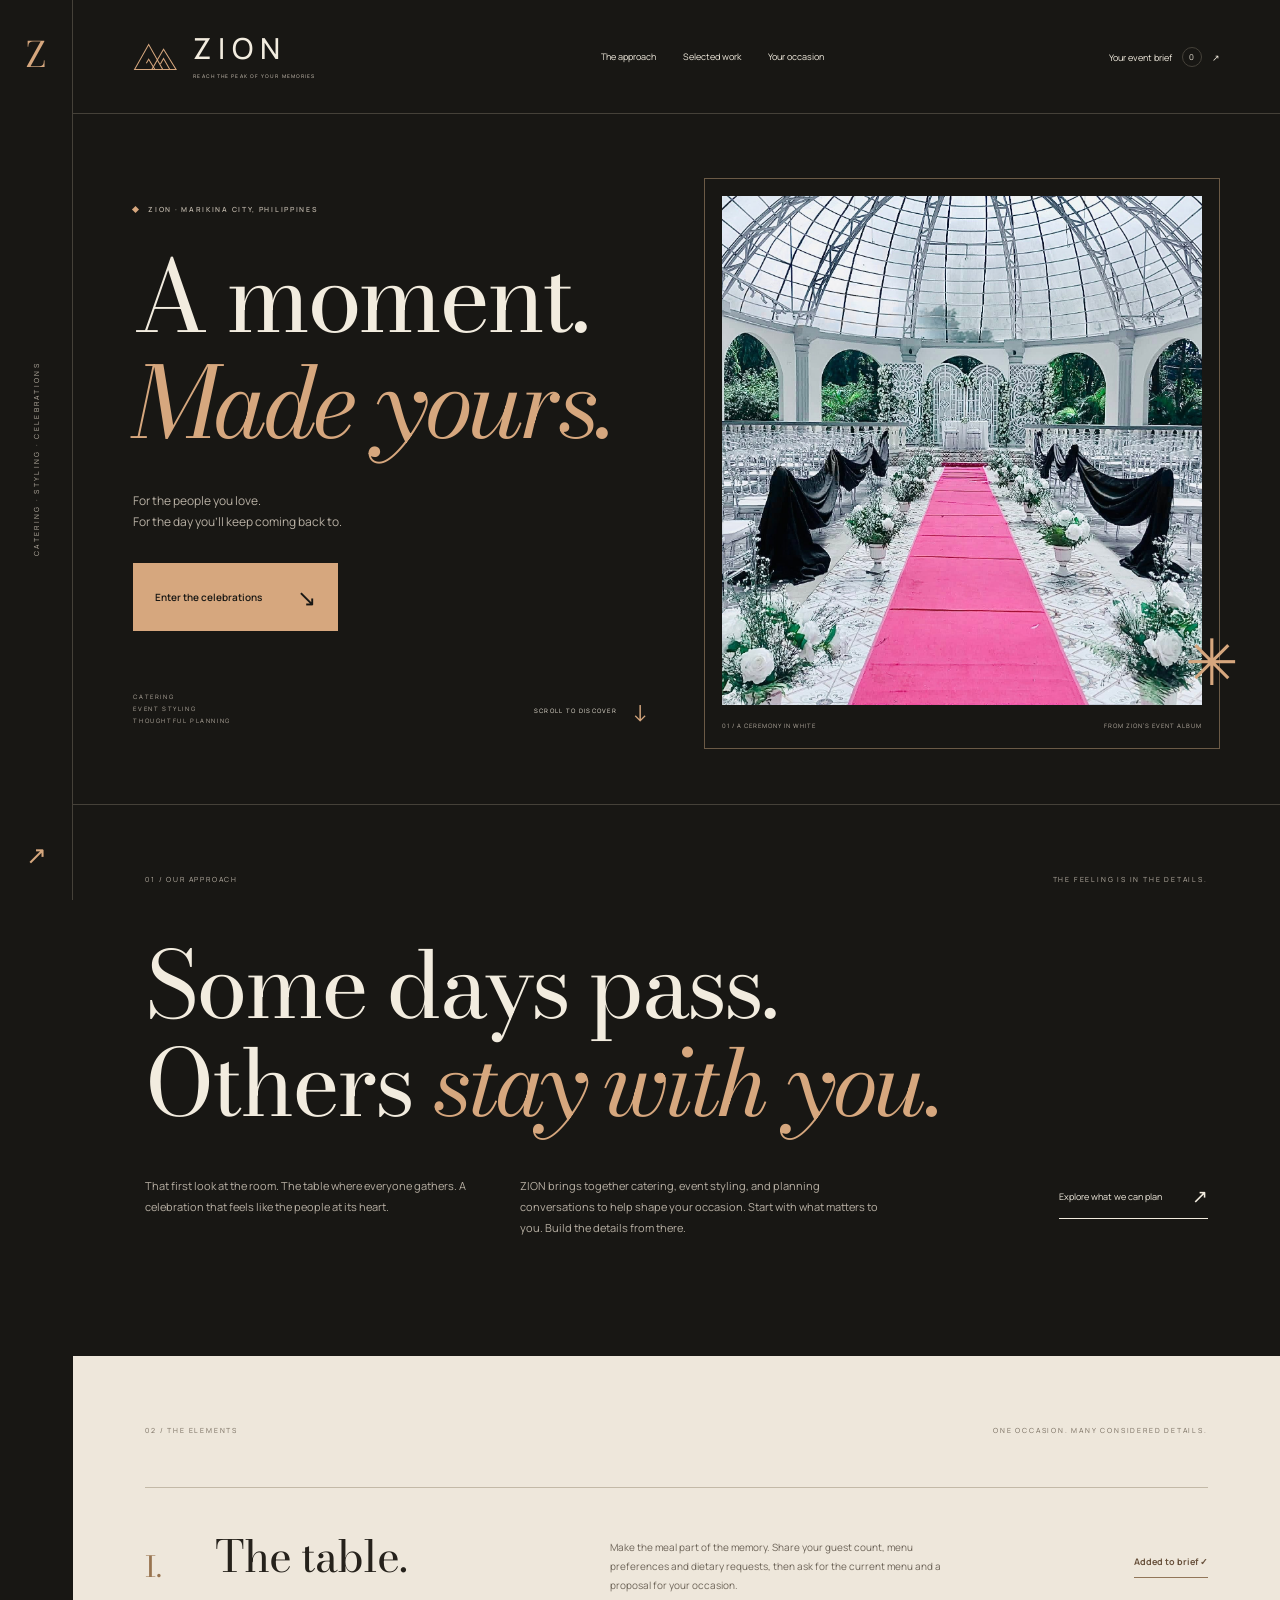
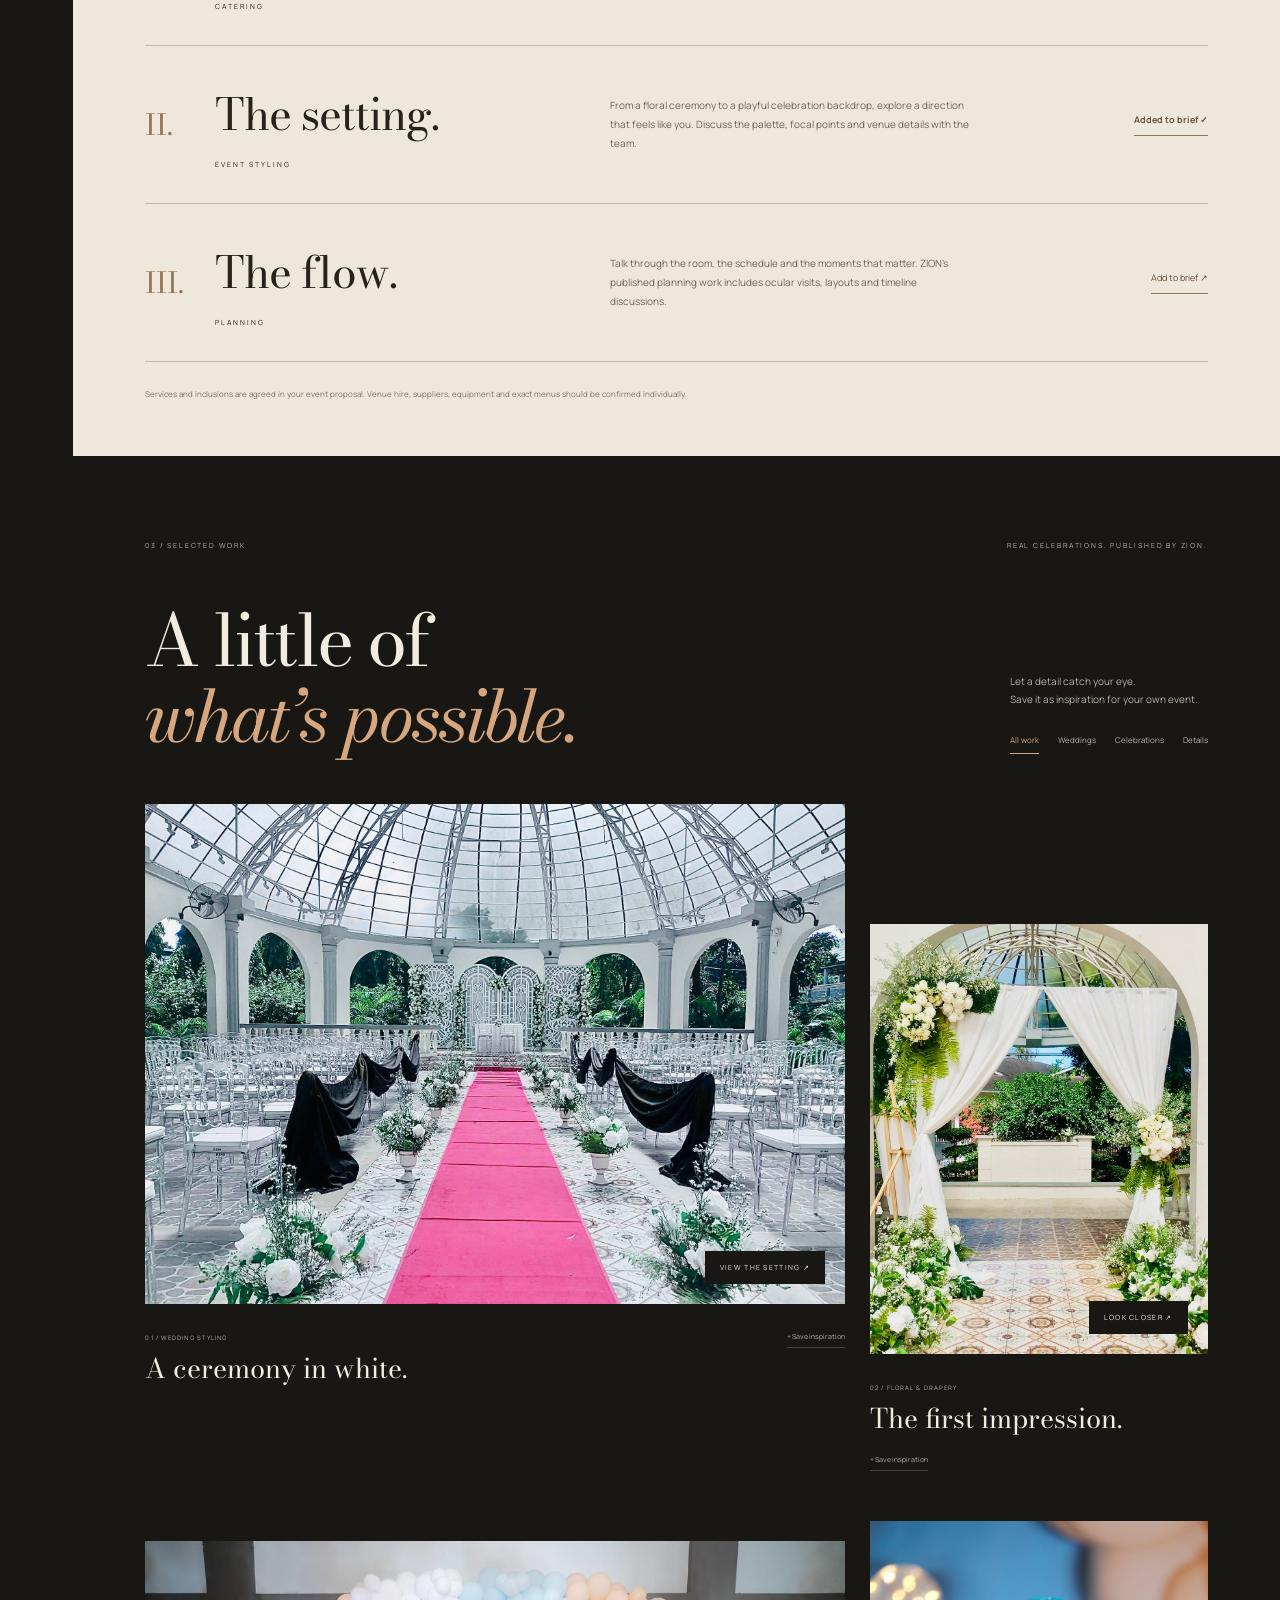
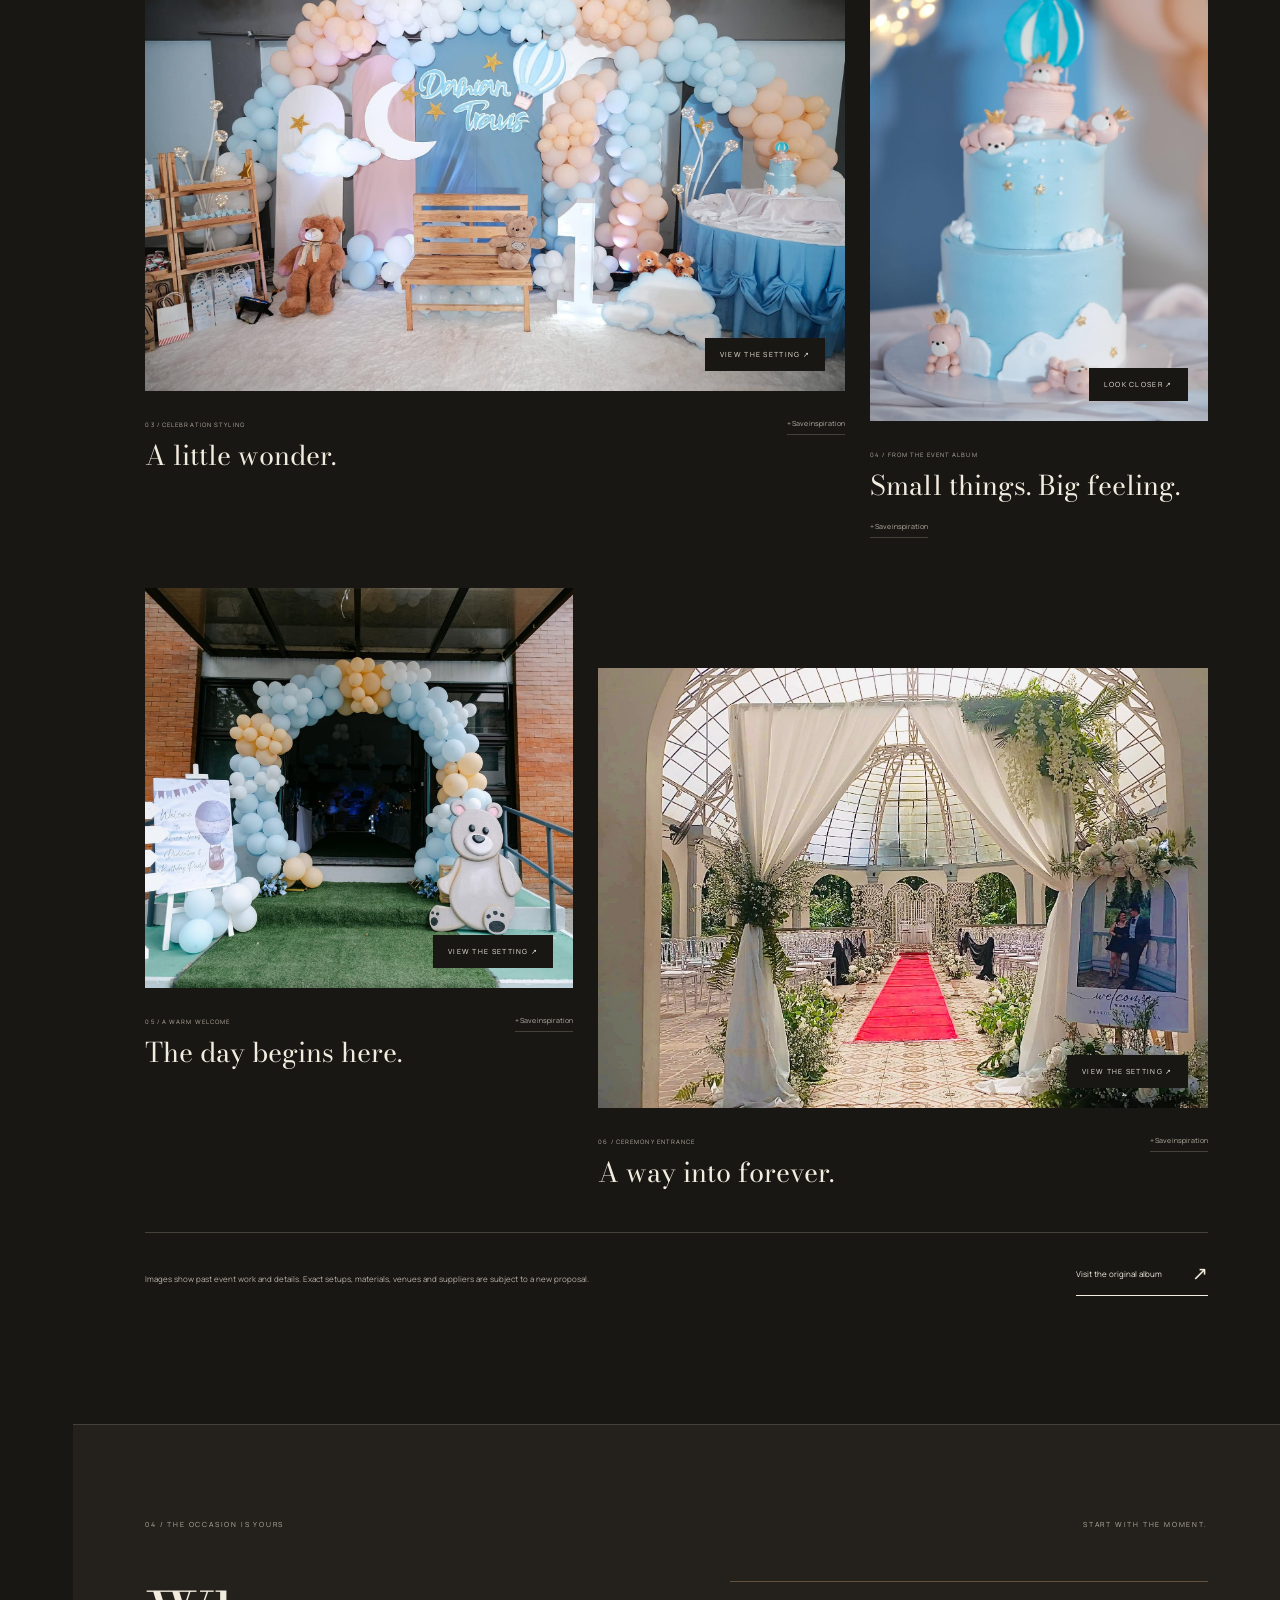
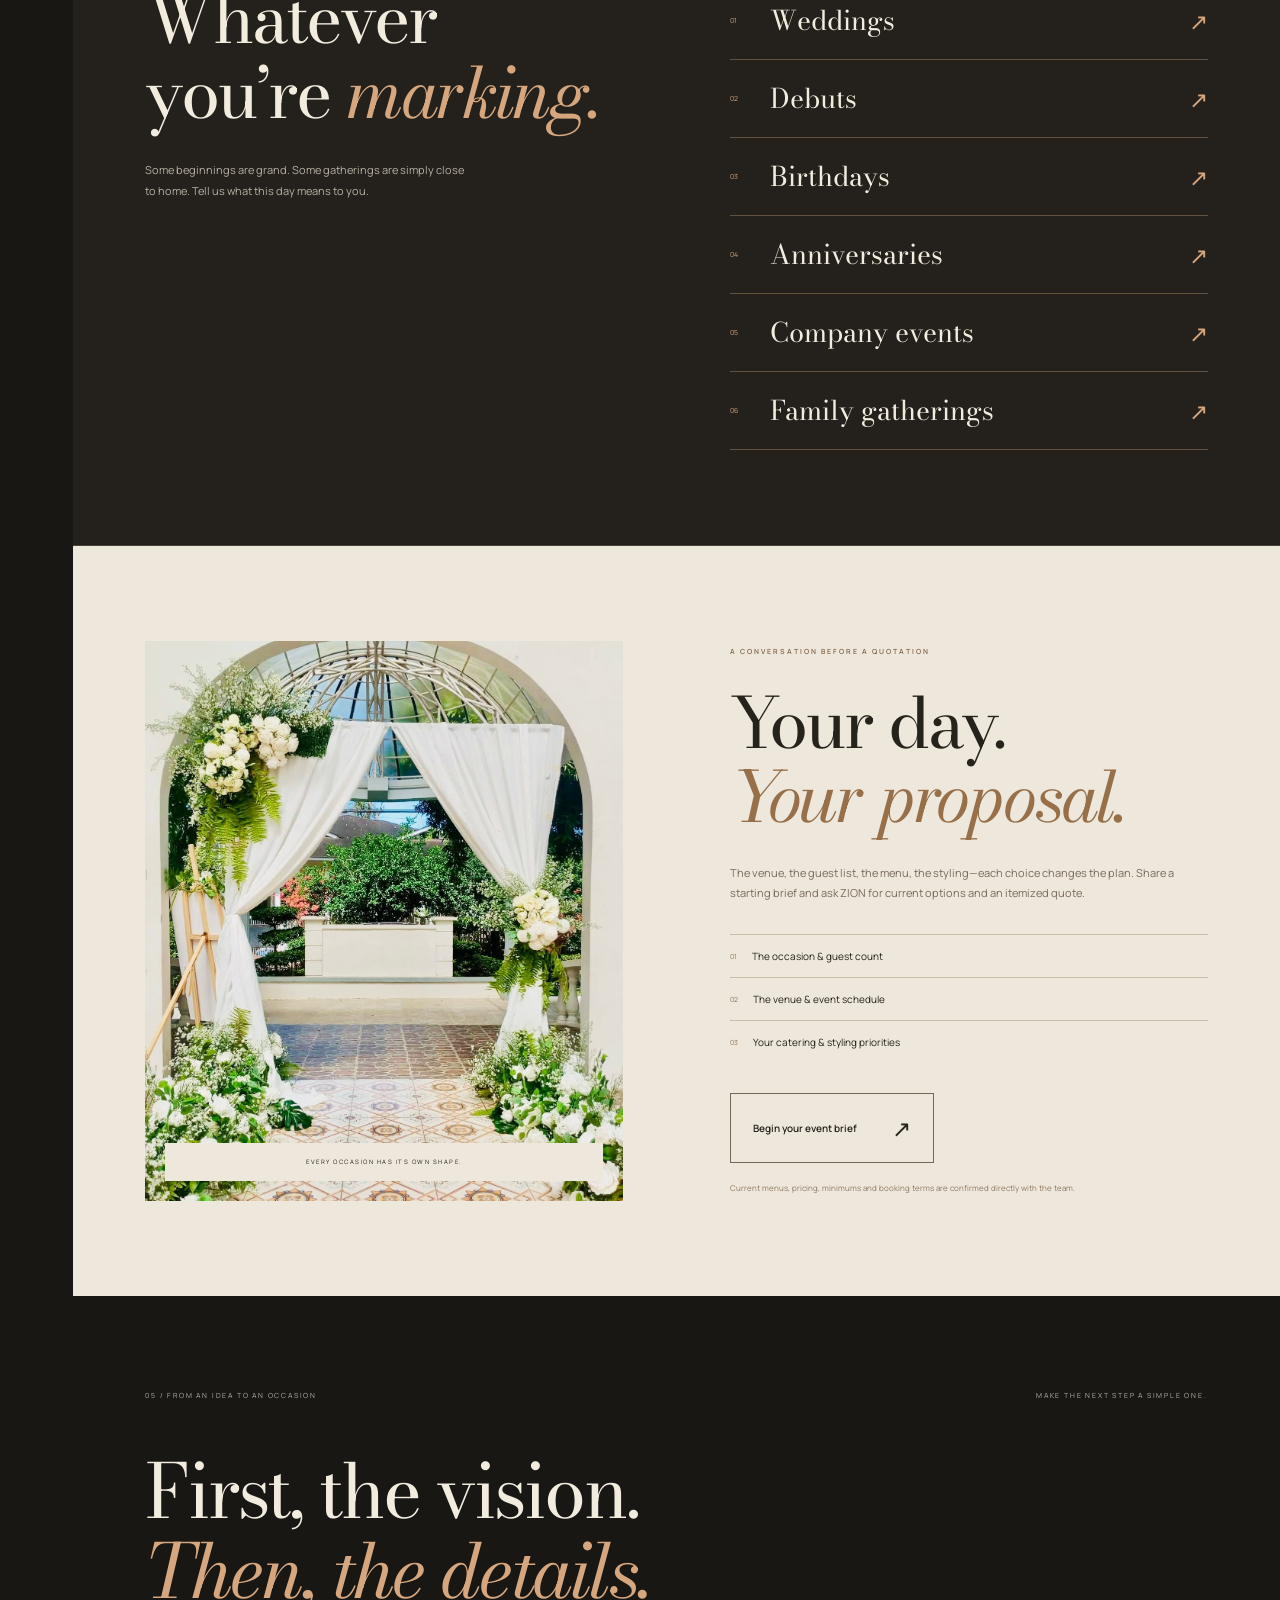
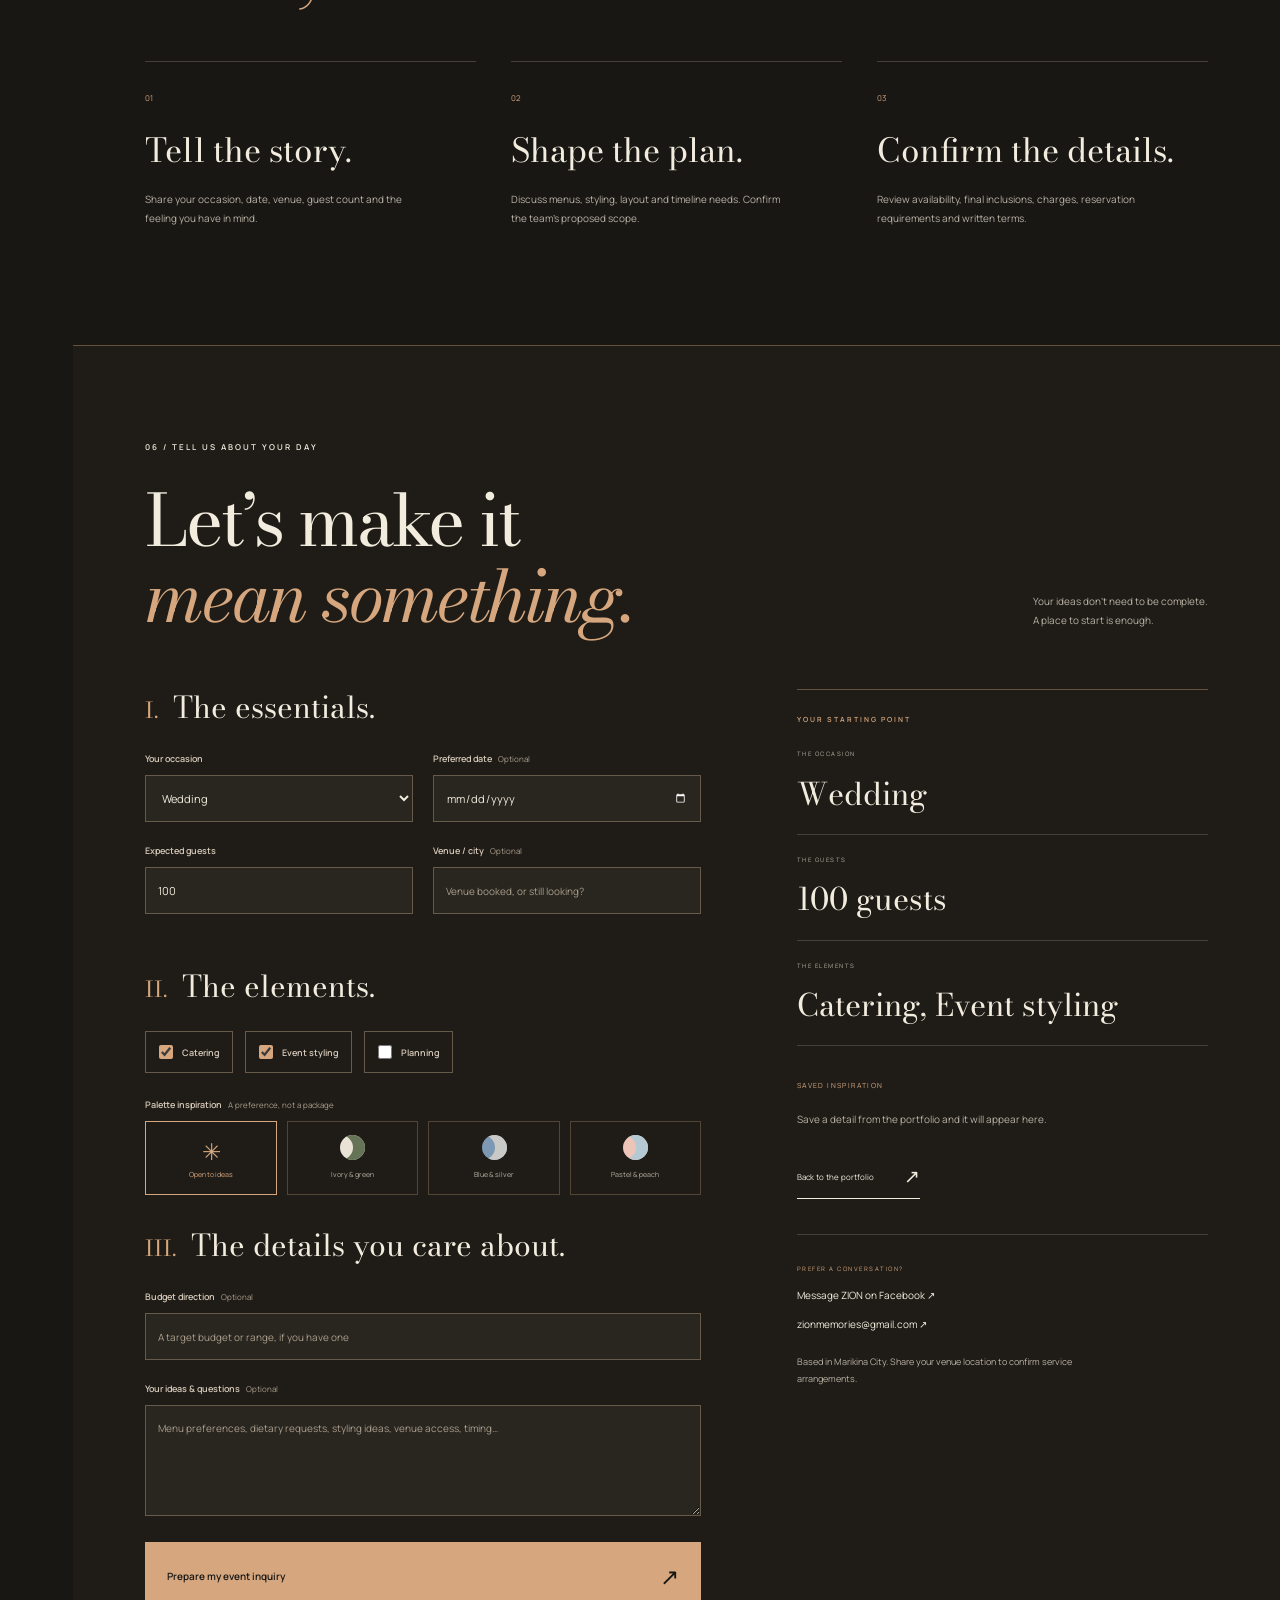
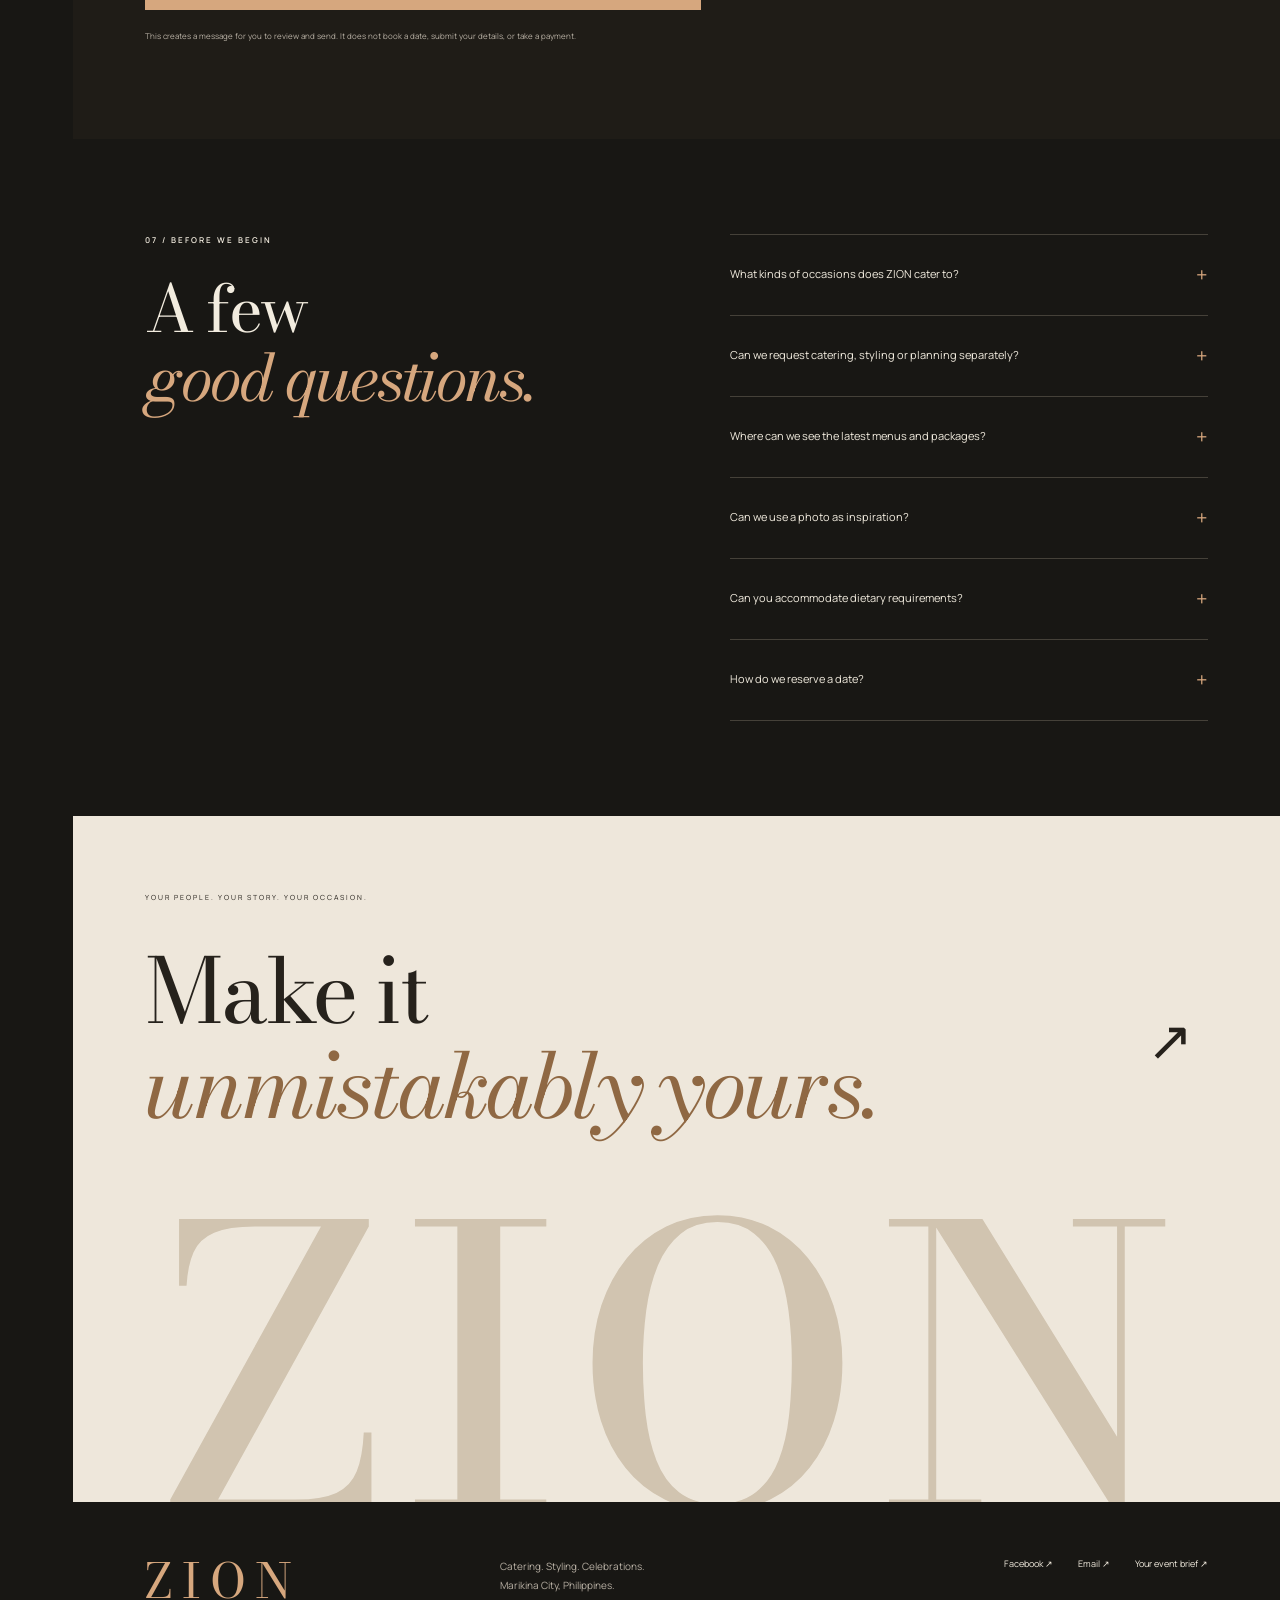
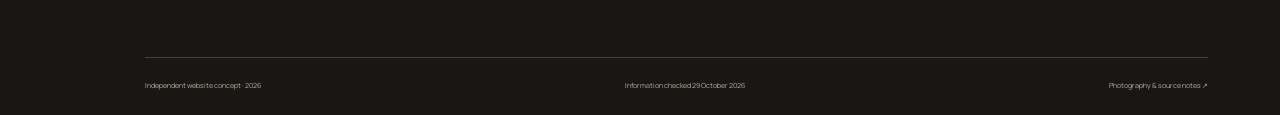
<file: index.html>
<!doctype html>
<html lang="en"><head><meta charset="utf-8"><meta name="viewport" content="width=device-width,initial-scale=1"><meta name="theme-color" content="#181714"><meta name="description" content="ZION, Marikina City. Catering, event styling and thoughtful planning for weddings, debuts, birthdays and meaningful gatherings. Explore published work and create your event brief."><title>ZION — A moment. Made yours.</title><link rel="icon" href="assets/icon.svg" type="image/svg+xml"><link rel="stylesheet" href="assets/fonts.css"><link rel="stylesheet" href="styles.css"><script defer src="app.js"></script></head>
<body><a class="skip" href="#main">Skip to content</a><aside class="rail" aria-label="Page shortcuts"><a href="#home" class="rail-mark" aria-label="ZION home">Z</a><span>CATERING · STYLING · CELEBRATIONS</span><a href="#brief" aria-label="Go to your event brief">↗</a></aside><div class="page"><header><a class="brand" href="#home" aria-label="ZION home"><svg viewBox="0 0 60 42" aria-hidden="true"><path d="M2 37 20 5l18 32H2Zm22 0L39 11l16 26H24Z"/><path d="m17 29 3-5 8 13M35 30l4-7 8 14"/></svg><span>ZION<small>REACH THE PEAK OF YOUR MEMORIES</small></span></a><nav aria-label="Main navigation"><a href="#approach">The approach</a><a href="#work">Selected work</a><a href="#celebrate">Your occasion</a></nav><a class="header-brief" href="#brief">Your event brief <span id="saved-count">0</span> ↗</a><button id="menu" aria-expanded="false" aria-controls="mobile-nav">Menu +</button></header><nav id="mobile-nav" aria-label="Mobile navigation" hidden><a href="#approach">The approach</a><a href="#work">Selected work</a><a href="#celebrate">Your occasion</a><a href="#brief">Create your brief ↗</a></nav>
<main id="main"><section class="hero" id="home"><div class="hero-type"><span class="eyebrow"><i></i> ZION · MARIKINA CITY, PHILIPPINES</span><h1>A moment.<br><em>Made yours.</em></h1><p>For the people you love.<br>For the day you’ll keep coming back to.</p><a class="button copper" href="#work">Enter the celebrations <b>↘</b></a><div class="hero-footer"><span>CATERING<br>EVENT STYLING<br>THOUGHTFUL PLANNING</span><a href="#approach" aria-label="Explore the approach">SCROLL TO DISCOVER <b>↓</b></a></div></div><figure class="hero-image"><img src="assets/wedding-aisle.jpg" alt="Actual white floral ceremony styling published in ZION’s event album" fetchpriority="high"><figcaption><span>01 / A CEREMONY IN WHITE</span><span>FROM ZION’S EVENT ALBUM</span></figcaption><span class="image-corner" aria-hidden="true">✳</span></figure></section>
<section class="manifesto section" id="approach"><div class="section-meta"><span>01 / OUR APPROACH</span><span>THE FEELING IS IN THE DETAILS.</span></div><h2>Some days pass.<br>Others <em>stay with you.</em></h2><div class="manifesto-bottom"><p>That first look at the room. The table where everyone gathers. A celebration that feels like the people at its heart.</p><p>ZION brings together catering, event styling, and planning conversations to help shape your occasion. Start with what matters to you. Build the details from there.</p><a class="text-link" href="#services">Explore what we can plan <b>↗</b></a></div></section>
<section class="services section" id="services"><div class="section-meta"><span>02 / THE ELEMENTS</span><span>ONE OCCASION. MANY CONSIDERED DETAILS.</span></div><div class="service-list"><article><span class="service-number">I.</span><div><h3>The table.</h3><small>CATERING</small></div><p>Make the meal part of the memory. Share your guest count, menu preferences and dietary requests, then ask for the current menu and a proposal for your occasion.</p><button data-service="Catering" class="service-add" aria-label="Add catering to your brief">Add to brief ↗</button></article><article><span class="service-number">II.</span><div><h3>The setting.</h3><small>EVENT STYLING</small></div><p>From a floral ceremony to a playful celebration backdrop, explore a direction that feels like you. Discuss the palette, focal points and venue details with the team.</p><button data-service="Event styling" class="service-add" aria-label="Add event styling to your brief">Add to brief ↗</button></article><article><span class="service-number">III.</span><div><h3>The flow.</h3><small>PLANNING</small></div><p>Talk through the room, the schedule and the moments that matter. ZION’s published planning work includes ocular visits, layouts and timeline discussions.</p><button data-service="Planning" class="service-add" aria-label="Add planning to your brief">Add to brief ↗</button></article></div><p class="service-note">Services and inclusions are agreed in your event proposal. Venue hire, suppliers, equipment and exact menus should be confirmed individually.</p></section>
<section class="work section" id="work"><div class="section-meta"><span>03 / SELECTED WORK</span><span>REAL CELEBRATIONS. PUBLISHED BY ZION.</span></div><div class="section-heading"><h2>A little of<br><em>what’s possible.</em></h2><div><p>Let a detail catch your eye.<br>Save it as inspiration for your own event.</p><div class="work-filters" role="group" aria-label="Filter portfolio"><button data-filter="all" class="active" aria-pressed="true">All work</button><button data-filter="wedding" aria-pressed="false">Weddings</button><button data-filter="celebration" aria-pressed="false">Celebrations</button><button data-filter="detail" aria-pressed="false">Details</button></div></div></div><div class="portfolio">
<article class="project wide" data-category="wedding"><button class="project-photo" data-photo="0"><img src="assets/wedding-aisle.jpg" alt="Full ceremony aisle, seating and white floral styling" loading="lazy"><span>VIEW THE SETTING ↗</span></button><div class="project-meta"><div><small>01 / WEDDING STYLING</small><h3>A ceremony in white.</h3></div><button class="save" data-save="0" aria-pressed="false">+ Save inspiration</button></div></article>
<article class="project portrait" data-category="wedding"><button class="project-photo" data-photo="1"><img src="assets/wedding-altar.jpg" alt="White drapery and floral altar in ZION’s published work" loading="lazy"><span>LOOK CLOSER ↗</span></button><div class="project-meta"><div><small>02 / FLORAL & DRAPERY</small><h3>The first impression.</h3></div><button class="save" data-save="1" aria-pressed="false">+ Save inspiration</button></div></article>
<article class="project celebration" data-category="celebration"><button class="project-photo" data-photo="2"><img src="assets/birthday-stage.jpg" alt="Published pastel celebration backdrop with balloons and teddy-bear details" loading="lazy"><span>VIEW THE SETTING ↗</span></button><div class="project-meta"><div><small>03 / CELEBRATION STYLING</small><h3>A little wonder.</h3></div><button class="save" data-save="2" aria-pressed="false">+ Save inspiration</button></div></article>
<article class="project detail" data-category="detail"><button class="project-photo" data-photo="3"><img src="assets/celebration-cake.jpg" alt="Pastel cake detail photographed at a celebration in ZION’s album" loading="lazy"><span>LOOK CLOSER ↗</span></button><div class="project-meta"><div><small>04 / FROM THE EVENT ALBUM</small><h3>Small things. Big feeling.</h3></div><button class="save" data-save="3" aria-pressed="false">+ Save inspiration</button></div></article>
<article class="project entrance" data-category="celebration"><button class="project-photo" data-photo="4"><img src="assets/celebration-entrance.jpg" alt="Balloon arch and themed entrance from a published celebration" loading="lazy"><span>VIEW THE SETTING ↗</span></button><div class="project-meta"><div><small>05 / A WARM WELCOME</small><h3>The day begins here.</h3></div><button class="save" data-save="4" aria-pressed="false">+ Save inspiration</button></div></article>
<article class="project ceremony" data-category="wedding"><button class="project-photo" data-photo="5"><img src="assets/wedding-entry.jpg" alt="White floral and draped ceremony entrance framing an aisle" loading="lazy"><span>VIEW THE SETTING ↗</span></button><div class="project-meta"><div><small>06 / CEREMONY ENTRANCE</small><h3>A way into forever.</h3></div><button class="save" data-save="5" aria-pressed="false">+ Save inspiration</button></div></article></div><div class="work-bottom"><p>Images show past event work and details. Exact setups, materials, venues and suppliers are subject to a new proposal.</p><a class="text-link" href="https://www.facebook.com/media/set/?set=a.1031511858987836&type=3" target="_blank" rel="noopener">Visit the original album <b>↗</b></a></div><p id="save-status" class="live-status" role="status"></p></section>
<section class="celebrate section" id="celebrate"><div class="section-meta"><span>04 / THE OCCASION IS YOURS</span><span>START WITH THE MOMENT.</span></div><div class="occasion-layout"><div><h2>Whatever<br>you’re <em>marking.</em></h2><p>Some beginnings are grand. Some gatherings are simply close to home. Tell us what this day means to you.</p></div><div class="occasion-list"><button data-occasion="Wedding"><span>01</span> Weddings <b>↗</b></button><button data-occasion="Debut"><span>02</span> Debuts <b>↗</b></button><button data-occasion="Birthday"><span>03</span> Birthdays <b>↗</b></button><button data-occasion="Anniversary"><span>04</span> Anniversaries <b>↗</b></button><button data-occasion="Company event"><span>05</span> Company events <b>↗</b></button><button data-occasion="Family gathering"><span>06</span> Family gatherings <b>↗</b></button></div></div></section>
<section class="quote-story section"><div class="quote-image"><img src="assets/wedding-altar.jpg" alt="Floral and drapery detail from a ZION wedding setup" loading="lazy"><span>EVERY OCCASION HAS ITS OWN SHAPE.</span></div><div class="quote-copy"><span class="eyebrow">A CONVERSATION BEFORE A QUOTATION</span><h2>Your day.<br><em>Your proposal.</em></h2><p>The venue, the guest list, the menu, the styling—each choice changes the plan. Share a starting brief and ask ZION for current options and an itemized quote.</p><ul><li><span>01</span> The occasion & guest count</li><li><span>02</span> The venue & event schedule</li><li><span>03</span> Your catering & styling priorities</li></ul><a class="button outline" href="#brief">Begin your event brief <b>↗</b></a><small>Current menus, pricing, minimums and booking terms are confirmed directly with the team.</small></div></section>
<section class="process section" id="process"><div class="section-meta"><span>05 / FROM AN IDEA TO AN OCCASION</span><span>MAKE THE NEXT STEP A SIMPLE ONE.</span></div><h2>First, the vision.<br><em>Then, the details.</em></h2><div class="process-grid"><article><span>01</span><h3>Tell the story.</h3><p>Share your occasion, date, venue, guest count and the feeling you have in mind.</p></article><article><span>02</span><h3>Shape the plan.</h3><p>Discuss menus, styling, layout and timeline needs. Confirm the team’s proposed scope.</p></article><article><span>03</span><h3>Confirm the details.</h3><p>Review availability, final inclusions, charges, reservation requirements and written terms.</p></article></div></section>
<section class="brief section" id="brief"><div class="brief-heading"><div><span class="eyebrow">06 / TELL US ABOUT YOUR DAY</span><h2>Let’s make it<br><em>mean something.</em></h2></div><p>Your ideas don’t need to be complete.<br>A place to start is enough.</p></div><div class="brief-grid"><form id="event-form"><div class="form-number"><span>I.</span><h3>The essentials.</h3></div><div class="form-row"><div><label for="occasion">Your occasion</label><select id="occasion"><option>Wedding</option><option>Debut</option><option>Birthday</option><option>Anniversary</option><option>Company event</option><option>Family gathering</option><option>Meeting / team gathering</option><option>Another occasion</option></select></div><div><label for="event-date">Preferred date <small>Optional</small></label><input id="event-date" type="date"></div></div><div class="form-row"><div><label for="guests">Expected guests</label><input id="guests" type="number" min="1" max="10000" value="100" required></div><div><label for="venue">Venue / city <small>Optional</small></label><input id="venue" maxlength="160" placeholder="Venue booked, or still looking?"></div></div><div class="form-number"><span>II.</span><h3>The elements.</h3></div><div class="service-checks"><label><input type="checkbox" name="service" value="Catering" checked><span>Catering</span></label><label><input type="checkbox" name="service" value="Event styling" checked><span>Event styling</span></label><label><input type="checkbox" name="service" value="Planning"><span>Planning</span></label></div><label>Palette inspiration <small>A preference, not a package</small></label><div class="palette-options" role="group" aria-label="Choose a palette preference"><button type="button" data-palette="Open to ideas" class="active" aria-pressed="true"><i class="palette-open">✳</i><span>Open to ideas</span></button><button type="button" data-palette="Ivory & green" aria-pressed="false"><i class="palette-ivory"></i><span>Ivory & green</span></button><button type="button" data-palette="Blue & silver" aria-pressed="false"><i class="palette-blue"></i><span>Blue & silver</span></button><button type="button" data-palette="Pastel & peach" aria-pressed="false"><i class="palette-peach"></i><span>Pastel & peach</span></button></div><div class="form-number"><span>III.</span><h3>The details you care about.</h3></div><label for="budget">Budget direction <small>Optional</small></label><input id="budget" maxlength="100" placeholder="A target budget or range, if you have one"><label for="requests">Your ideas & questions <small>Optional</small></label><textarea id="requests" rows="4" maxlength="1200" placeholder="Menu preferences, dietary requests, styling ideas, venue access, timing…"></textarea><button class="button copper full" type="submit">Prepare my event inquiry <b>↗</b></button><p class="form-note">This creates a message for you to review and send. It does not book a date, submit your details, or take a payment.</p></form><aside class="brief-aside"><span class="eyebrow">YOUR STARTING POINT</span><div class="brief-summary"><p><span>THE OCCASION</span><strong id="summary-occasion">Wedding</strong></p><p><span>THE GUESTS</span><strong id="summary-guests">100 guests</strong></p><p><span>THE ELEMENTS</span><strong id="summary-services">Catering, Event styling</strong></p></div><div class="saved-inspiration"><div><span>SAVED INSPIRATION</span><button id="clear-saved" type="button" hidden>Clear all</button></div><p id="saved-empty">Save a detail from the portfolio and it will appear here.</p><div id="saved-items"></div><a class="text-link" href="#work">Back to the portfolio <b>↗</b></a></div><div class="brief-contact"><span>PREFER A CONVERSATION?</span><a href="https://www.facebook.com/ZI0Ncatering/" target="_blank" rel="noopener">Message ZION on Facebook ↗</a><a href="mailto:zionmemories@gmail.com">zionmemories@gmail.com ↗</a><p>Based in Marikina City. Share your venue location to confirm service arrangements.</p></div></aside></div></section>
<section class="questions section" id="questions"><div><span class="eyebrow">07 / BEFORE WE BEGIN</span><h2>A few<br><em>good questions.</em></h2></div><div class="faq-list"><details><summary>What kinds of occasions does ZION cater to?<b>+</b></summary><p>The public page lists weddings, debuts, birthdays, anniversaries, meetings and team gatherings. Recent posts also feature family and company celebrations. Share your event type to discuss the right scope.</p></details><details><summary>Can we request catering, styling or planning separately?<b>+</b></summary><p>Use the service choices in your brief to show what interests you. Ask the team which standalone services or combinations are available for your date and venue.</p></details><details><summary>Where can we see the latest menus and packages?<b>+</b></summary><p>Ask ZION directly for the current menu, package inclusions, minimum guest count and an itemized proposal. Final pricing depends on the agreed event scope; no unverified price list is presented here.</p></details><details><summary>Can we use a photo as inspiration?<b>+</b></summary><p>Yes—save a portfolio image to add its title and original source link to your inquiry. Discuss what you like about it. Exact flowers, decor, materials and venue arrangements must be confirmed in your proposal.</p></details><details><summary>Can you accommodate dietary requirements?<b>+</b></summary><p>Include dietary preferences and allergy questions in your brief. Ask the team to confirm what can be accommodated and the relevant food-preparation arrangements before making a decision.</p></details><details><summary>How do we reserve a date?<b>+</b></summary><p>Contact the official Facebook page or email zionmemories@gmail.com. Confirm availability, final charges, payment instructions, reservation requirements and cancellation or rescheduling terms directly with ZION.</p></details></div></section>
<section class="closing"><span>YOUR PEOPLE. YOUR STORY. YOUR OCCASION.</span><a href="#brief"><h2>Make it<br><em>unmistakably yours.</em></h2><b>↗</b></a><div class="closing-word" aria-hidden="true">ZION</div></section></main><footer><div><a href="#home" class="footer-brand">ZION</a><p>Catering. Styling. Celebrations.<br>Marikina City, Philippines.</p><div><a href="https://www.facebook.com/ZI0Ncatering/" target="_blank" rel="noopener">Facebook ↗</a><a href="mailto:zionmemories@gmail.com">Email ↗</a><a href="#brief">Your event brief ↗</a></div></div><div class="footer-fine"><span>Independent website concept · 2026</span><span>Information checked 29 October 2026</span><button id="show-credits">Photography & source notes ↗</button></div></footer></div><a href="#brief" class="mobile-brief">Create your event brief <span>↗</span></a><button id="back-top" aria-label="Back to top" hidden>↑</button>
<dialog id="photo-dialog" aria-label="Selected event photography"><div class="lightbox-top"><span id="photo-index">01 / 06</span><button class="close-dialog" aria-label="Close photo viewer">Close ✕</button></div><img id="large-photo" src="assets/wedding-aisle.jpg" alt=""><div class="lightbox-caption"><button id="prev-photo" aria-label="Previous photo">←</button><p id="photo-caption"></p><button id="next-photo" aria-label="Next photo">→</button></div><button id="save-large" class="lightbox-save" aria-pressed="false">+ Save inspiration</button></dialog>
<dialog id="inquiry-dialog" aria-labelledby="inquiry-title"><button class="close-dialog">Close ✕</button><span class="eyebrow">YOUR FIRST HELLO</span><h2 id="inquiry-title">A little closer<br><em>to your occasion.</em></h2><p>Review your inquiry, copy it, and send it directly to ZION. Nothing is sent automatically.</p><textarea id="inquiry-text" rows="11" aria-label="Your prepared event inquiry"></textarea><div class="inquiry-actions"><button id="copy-inquiry" class="button copper">Copy inquiry ↗</button><a href="https://www.facebook.com/ZI0Ncatering/" target="_blank" rel="noopener" class="button outline">Open Facebook ↗</a></div><div class="inquiry-links"><a id="email-inquiry" href="mailto:zionmemories@gmail.com">Use email ↗</a><button id="download-inquiry">Download brief ↓</button></div><p id="copy-status" role="status"></p></dialog>
<dialog id="credits-dialog" aria-labelledby="credits-title"><button class="close-dialog">Close ✕</button><span class="eyebrow">PHOTOGRAPHY & INFORMATION</span><h2 id="credits-title">From real<br><em>celebrations.</em></h2><p>Property and event images are published by <a href="https://www.facebook.com/ZI0Ncatering/" target="_blank" rel="noopener">ZION’s official Facebook page</a>, particularly its public “On the day Photos” album. They show past events and details, not a guaranteed package or an assertion that every pictured item was supplied by ZION.</p><p>Services are grounded in the page introduction and recent styling and planning posts. No current menu, rate sheet or minimum guest count was independently verified, so proposals are requested directly.</p><p>This independent website concept does not imply business endorsement. No live reservation or payment system is connected. Saved inspiration is stored only in your browser when available. Full source links and editing notes are included in the ZIP.</p></dialog>
</body></html>
</file>
<file: assets/fonts.css>
@font-face {
  font-family: 'Bodoni Moda';
  font-style: italic;
  font-weight: 400;
  font-display: swap;
  src: url(fonts/type-1.ttf) format('truetype');
}
@font-face {
  font-family: 'Bodoni Moda';
  font-style: italic;
  font-weight: 500;
  font-display: swap;
  src: url(fonts/type-2.ttf) format('truetype');
}
@font-face {
  font-family: 'Bodoni Moda';
  font-style: normal;
  font-weight: 400;
  font-display: swap;
  src: url(fonts/type-3.ttf) format('truetype');
}
@font-face {
  font-family: 'Bodoni Moda';
  font-style: normal;
  font-weight: 500;
  font-display: swap;
  src: url(fonts/type-4.ttf) format('truetype');
}
@font-face {
  font-family: 'Bodoni Moda';
  font-style: normal;
  font-weight: 600;
  font-display: swap;
  src: url(fonts/type-5.ttf) format('truetype');
}
@font-face {
  font-family: 'Manrope';
  font-style: normal;
  font-weight: 400;
  font-display: swap;
  src: url(fonts/type-6.ttf) format('truetype');
}
@font-face {
  font-family: 'Manrope';
  font-style: normal;
  font-weight: 500;
  font-display: swap;
  src: url(fonts/type-7.ttf) format('truetype');
}
@font-face {
  font-family: 'Manrope';
  font-style: normal;
  font-weight: 600;
  font-display: swap;
  src: url(fonts/type-8.ttf) format('truetype');
}
@font-face {
  font-family: 'Manrope';
  font-style: normal;
  font-weight: 700;
  font-display: swap;
  src: url(fonts/type-9.ttf) format('truetype');
}
</file>
<file: styles.css>
@charset "UTF-8";
:root{--bg:#181714;--ink:#f2ecdf;--muted:#b8b0a4;--copper:#d6a77e;--line:#454139;--paper:#eee7db;--dark:#26221c;--serif:'Bodoni Moda',Georgia,serif;--sans:'Manrope',Arial,sans-serif}*{box-sizing:border-box}html{scroll-behavior:smooth;scroll-padding-top:30px}body{background:var(--bg);color:var(--ink);font:13px var(--sans);margin:0;-webkit-font-smoothing:antialiased}a{color:inherit;text-decoration:none}button,input,select,textarea{font:inherit}button{color:inherit;border:0;cursor:pointer}a,button{touch-action:manipulation}button,a,input,select,textarea{-webkit-tap-highlight-color:transparent}a:focus-visible,button:focus-visible,input:focus-visible,select:focus-visible,textarea:focus-visible{outline:2px solid var(--copper);outline-offset:5px}[hidden]{display:none!important}img{display:block;max-width:100%}p{line-height:1.9;margin:0 0 22px}h1,h2,h3{font-family:var(--serif);font-weight:400;margin:0}h2{font-size:clamp(48px,5.6vw,80px);line-height:1.06;letter-spacing:-2.8px}h2 em,h1 em{font-weight:400;color:var(--copper)}.section{padding:95px 6%}.eyebrow{display:block;font-size:8px;letter-spacing:2px;font-weight:600;margin-bottom:30px}.button{display:inline-flex;justify-content:space-between;gap:35px;align-items:center;padding:18px 22px;min-height:55px;font-size:10px;font-weight:600;transition:background .2s,color .2s,transform .2s}.button b{font-size:23px;font-weight:400}.button:hover{transform:translateY(-3px)}.copper{background:var(--copper);color:var(--bg)}.copper:hover{background:#ecc6a4}.outline{border:1px solid #766858;background:transparent;color:inherit}.outline:hover{background:var(--ink);color:var(--bg)}.text-link{display:inline-flex;justify-content:space-between;gap:30px;align-items:center;font-size:10px;border-bottom:1px solid currentColor;padding-bottom:9px}.text-link b{font-size:19px;font-weight:400}.skip{position:fixed;top:-100px;left:20px;background:var(--copper);color:var(--bg);z-index:99;padding:15px}.skip:focus{top:20px}.rail{position:fixed;z-index:30;inset:0 auto 0 0;width:73px;border-right:1px solid var(--line);background:var(--bg);display:flex;flex-direction:column;align-items:center;justify-content:space-between;padding:28px 0}.rail-mark{font:35px var(--serif);color:var(--copper)}.rail>span{writing-mode:vertical-rl;transform:rotate(180deg);font-size:7px;letter-spacing:2.3px;color:var(--muted)}.rail>a:last-child{font-size:25px;color:var(--copper)}.page{margin-left:73px}header{height:114px;display:flex;align-items:center;justify-content:space-between;padding:0 5%;border-bottom:1px solid var(--line);gap:30px}.brand{display:flex;align-items:center;gap:13px;flex-shrink:0}.brand svg{width:47px;height:38px;fill:none;stroke:var(--copper);stroke-width:1.3}.brand>span{font-family:var(--sans);font-size:29px;letter-spacing:7px;font-weight:500;line-height:1}.brand small{display:block;font-size:5px;letter-spacing:1.1px;margin-top:11px;color:var(--muted)}header nav{display:flex;gap:27px;font-size:9px}header nav a:hover{color:var(--copper)}.header-brief{font-size:9px;white-space:nowrap}.header-brief span{display:inline-grid;place-items:center;width:20px;height:20px;border:1px solid var(--line);margin:0 8px;border-radius:50%;font-size:8px}#menu{display:none;background:none;padding:10px;color:var(--ink);font-size:11px}#mobile-nav{position:absolute;left:0;right:0;top:90px;padding:20px 6%;background:var(--bg);z-index:31;border-bottom:1px solid var(--line)}#mobile-nav a{display:block;padding:16px 0;border-bottom:1px solid var(--line);font-size:12px}
.hero{display:grid;grid-template-columns:1fr 1fr;gap:5%;align-items:center;padding:64px 5% 55px;min-height:690px}.hero-type{padding:5px 0 0 0}.hero .eyebrow{font-size:7px;letter-spacing:1.7px;display:flex;align-items:center;gap:10px;white-space:nowrap;color:var(--muted)}.hero .eyebrow i{width:5px;height:5px;background:var(--copper);transform:rotate(45deg)}h1{font-size:clamp(62px,7.7vw,112px);line-height:1.06;letter-spacing:-4px;white-space:nowrap;position:relative;z-index:2}h1 em{font-family:var(--serif);display:block;margin-top:2px}.hero-type>p{font-size:12px;color:var(--muted);margin-top:35px;line-height:1.8}.hero .button{margin-top:8px}.hero-footer{display:flex;justify-content:space-between;align-items:flex-end;gap:20px;margin-top:60px}.hero-footer>span{font-size:6px;letter-spacing:1.6px;line-height:2;color:var(--muted)}.hero-footer>a{font-size:6px;letter-spacing:1.3px;display:flex;align-items:center;gap:15px}.hero-footer b{font-size:23px;color:var(--copper);font-weight:400}.hero-image{position:relative;margin:0;padding:17px 17px 0;border:1px solid #6b5a46;align-self:stretch;min-height:550px;display:flex;flex-direction:column}.hero-image>img{width:100%;height:100%;min-height:490px;max-height:600px;flex:1;object-fit:cover;object-position:50% 55%}.hero-image figcaption{display:flex;justify-content:space-between;gap:15px;padding:16px 0;font-size:6px;letter-spacing:1px;line-height:1.8;color:var(--muted)}.image-corner{position:absolute;right:-20px;bottom:52px;font:64px Georgia,serif;color:var(--copper);line-height:1}.section-meta{display:flex;justify-content:space-between;gap:30px;margin-bottom:52px;font-size:7px;letter-spacing:1.8px;color:var(--muted)}.manifesto{border-top:1px solid var(--line);padding-top:70px}.manifesto h2{font-size:clamp(61px,7.2vw,105px);max-width:1000px}.manifesto-bottom{display:grid;grid-template-columns:1fr 1.1fr .85fr;gap:45px;margin-top:45px;align-items:start}.manifesto-bottom p{font-size:11px;color:var(--muted)}.manifesto-bottom>a{font-size:9px;justify-self:end;margin-top:7px}.services{background:var(--paper);color:var(--dark);padding-top:70px;padding-bottom:55px}.services .section-meta{color:#756b5d}.service-list{border-top:1px solid #c3b9a7}.service-list article{display:grid;grid-template-columns:45px 1fr 1.2fr 130px;gap:25px;align-items:center;padding:34px 0;border-bottom:1px solid #c3b9a7}.service-number{font:29px var(--serif);color:#987450}.service-list h3{font-size:44px;letter-spacing:-1px}.service-list small{font-size:7px;letter-spacing:2px;display:block;margin-top:12px}.service-list p{font-size:10px;color:#6e6559;line-height:1.9;max-width:360px;margin:0}.service-add{background:none;border-bottom:1px solid #927659;padding:0 0 9px;justify-self:end;font-size:9px;color:#68513c;white-space:nowrap}.service-add.selected{font-weight:700}.service-note{font-size:8px;color:#7f7363;line-height:1.8;margin:25px 0 0;max-width:850px}
.work{padding-top:85px}.section-heading{display:flex;align-items:flex-end;justify-content:space-between;gap:45px;margin-bottom:50px}.section-heading>div>p{font-size:10px;line-height:1.8;color:var(--muted);margin-bottom:26px}.work-filters{display:flex;gap:19px;flex-wrap:wrap}.work-filters button{font-size:8px;background:none;padding:0 0 8px;color:var(--muted);border-bottom:1px solid transparent}.work-filters button.active{color:var(--copper);border-color:var(--copper)}.portfolio{display:grid;grid-template-columns:repeat(12,1fr);gap:50px 25px;align-items:start}.project{min-width:0}.project-photo{position:relative;display:block;width:100%;padding:0;background:#2b2822;overflow:hidden;text-align:left}.project-photo>img{width:100%;height:100%;object-fit:cover;transition:transform .8s,filter .8s}.project-photo:hover img{transform:scale(1.025);filter:brightness(.88)}.project-photo>span{position:absolute;bottom:20px;right:20px;font-size:7px;letter-spacing:1.3px;background:var(--bg);padding:12px 15px;color:var(--ink)}.wide{grid-column:span 8}.wide .project-photo{height:500px}.portrait{grid-column:span 4;margin-top:120px}.portrait .project-photo{height:430px}.celebration{grid-column:span 8;margin-top:20px}.celebration .project-photo{height:450px}.detail{grid-column:span 4}.detail .project-photo{height:500px}.entrance{grid-column:span 5}.entrance .project-photo{height:400px}.ceremony{grid-column:span 7;margin-top:80px}.ceremony .project-photo{height:440px}.project-meta{display:flex;align-items:flex-start;justify-content:space-between;gap:20px;padding-top:22px}.project-meta small{font-size:6px;color:var(--muted);letter-spacing:1.1px}.project-meta h3{font-size:27px;line-height:1.1;margin-top:10px}.save{font-size:7px;padding:6px 0;background:none;color:var(--muted);white-space:nowrap;border-bottom:1px solid var(--line);flex-shrink:0}.save[aria-pressed=true]{color:var(--copper);border-color:var(--copper)}.portrait .project-meta,.detail .project-meta{flex-direction:column;gap:15px}.portfolio.filtered .project{grid-column:span 6;margin-top:0}.portfolio.filtered .project-photo{height:430px}.work-bottom{display:flex;align-items:center;justify-content:space-between;gap:35px;border-top:1px solid var(--line);padding-top:27px;margin-top:45px}.work-bottom>p{font-size:8px;line-height:1.9;color:var(--muted);max-width:570px;margin:0}.work-bottom .text-link{font-size:8px;flex-shrink:0}.live-status{font-size:9px;line-height:1.6;color:var(--copper);margin:18px 0 0;min-height:15px}.celebrate{background:#24201b;border-top:1px solid var(--line);border-bottom:1px solid var(--line)}.occasion-layout{display:grid;grid-template-columns:1fr 1fr;gap:10%}.occasion-layout h2{font-size:70px}.occasion-layout>div>p{font-size:11px;color:var(--muted);margin-top:30px;max-width:330px}.occasion-list{border-top:1px solid #62513e}.occasion-list button{display:flex;align-items:center;gap:20px;width:100%;border-bottom:1px solid #62513e;background:none;text-align:left;font:27px var(--serif);padding:18px 0}.occasion-list button>span{font:7px var(--sans);color:var(--copper);width:20px}.occasion-list button>b{font:23px var(--sans);margin-left:auto;color:var(--copper)}.occasion-list button:hover{color:var(--copper)}.quote-story{display:grid;grid-template-columns:1fr 1fr;gap:10%;align-items:center;background:var(--paper);color:var(--dark)}.quote-image{height:560px;position:relative}.quote-image>img{width:100%;height:100%;object-fit:cover}.quote-image>span{position:absolute;bottom:20px;left:20px;right:20px;font-size:6px;letter-spacing:1.5px;background:var(--paper);padding:15px;text-align:center}.quote-copy .eyebrow{font-size:7px;color:#82684d}.quote-copy h2{font-size:70px}.quote-copy h2 em{color:#97704a}.quote-copy>p{font-size:11px;color:#776b5c;margin-top:28px}.quote-copy ul{list-style:none;padding:0;margin:30px 0}.quote-copy li{padding:14px 0;border-top:1px solid #c8beac;font-size:10px;display:flex;align-items:center;gap:15px}.quote-copy li>span{font-size:7px;color:#8e7255}.quote-copy small{font-size:8px;color:#8c7b65;display:block;line-height:1.8;margin-top:18px}.process h2{font-size:75px}.process-grid{display:grid;grid-template-columns:repeat(3,1fr);gap:35px;margin-top:50px}.process-grid article{border-top:1px solid var(--line);padding-top:25px}.process-grid article>span{font-size:8px;color:var(--copper)}.process-grid h3{font-size:33px;margin:20px 0 15px}.process-grid p{font-size:10px;color:var(--muted);max-width:270px}
.brief{border-top:1px solid #65513d;background:#1f1c17}.brief-heading{display:flex;align-items:flex-end;justify-content:space-between;gap:40px;margin-bottom:55px}.brief-heading>p{font-size:10px;color:var(--muted);margin-bottom:4px}.brief-grid{display:grid;grid-template-columns:1.15fr .85fr;gap:9%}.form-number{display:flex;align-items:baseline;gap:15px;margin-bottom:25px}.form-number>span{font:22px var(--serif);color:var(--copper)}.form-number h3{font-size:30px;line-height:1.2}.form-number:not(:first-child){margin-top:32px}.form-row{display:grid;grid-template-columns:1fr 1fr;gap:20px}label{display:block;font-size:9px;font-weight:600;margin-bottom:10px;color:#d6caba}label small{font-size:8px;font-weight:400;color:#a99d8c;margin-left:4px}input:not([type=checkbox]),select,textarea{font:11px var(--sans);color:var(--ink);background:#29251f;border:1px solid #665b4b;padding:13px 12px;width:100%;min-height:47px;margin:0 0 22px;border-radius:0;color-scheme:dark}input::placeholder,textarea::placeholder{color:#a99d8c;font-size:10px}textarea{resize:vertical;line-height:1.9}select{padding-right:20px}.service-checks{display:flex;gap:12px;margin-bottom:25px;flex-wrap:wrap}.service-checks label{display:flex;align-items:center;gap:9px;border:1px solid #665b4b;padding:13px;font-size:9px;margin:0;cursor:pointer}.service-checks input{accent-color:var(--copper);width:14px;height:14px;margin:0}.palette-options{display:grid;grid-template-columns:repeat(4,1fr);gap:10px;margin-bottom:25px}.palette-options button{display:flex;align-items:center;justify-content:center;flex-direction:column;gap:10px;background:none;color:var(--muted);border:1px solid #514536;padding:13px 6px;min-width:0}.palette-options button.active{border-color:var(--copper);color:var(--copper)}.palette-options span{font-size:7px;text-align:center;line-height:1.5}.palette-options i{height:25px;width:25px;border-radius:50%;display:grid;place-items:center;font-style:normal;font-size:23px}.palette-open{color:var(--copper)}.palette-ivory{background:#e9e3d6;box-shadow:inset -12px 0 #657456}.palette-blue{background:#7d98b3;box-shadow:inset -12px 0 #c9c9c7}.palette-peach{background:#edc5b8;box-shadow:inset -12px 0 #b4c9d3}.full{width:100%}.form-note{font-size:8px;color:var(--muted);line-height:1.9;margin:18px 0 0;max-width:500px}.brief-aside{border-top:1px solid #66513a;padding-top:25px}.brief-aside>.eyebrow{font-size:7px;color:var(--copper);margin-bottom:25px}.brief-summary>p{border-bottom:1px solid var(--line);padding-bottom:20px;margin-bottom:20px}.brief-summary span{display:block;font-size:6px;letter-spacing:1.5px;color:var(--muted);margin-bottom:13px}.brief-summary strong{font:400 31px var(--serif);line-height:1.3}.saved-inspiration{margin-top:35px}.saved-inspiration>div:first-child{display:flex;justify-content:space-between;align-items:center;gap:20px;font-size:7px;letter-spacing:1.4px;color:var(--copper)}#clear-saved{background:none;font-size:7px;letter-spacing:0;padding:0;border-bottom:1px solid var(--line);color:var(--muted)}#saved-empty{font-size:10px;line-height:1.8;color:var(--muted);margin:20px 0}#saved-items{margin-top:20px}.saved-item{display:flex;gap:13px;align-items:center;border-bottom:1px solid var(--line);padding-bottom:15px;margin-bottom:15px}.saved-item img{height:60px;width:48px;object-fit:cover}.saved-item>span{font:19px var(--serif);flex:1}.saved-item button{background:none;color:var(--muted);font-size:16px;padding:7px}.saved-inspiration>.text-link{font-size:8px;margin-top:15px}.brief-contact{border-top:1px solid var(--line);padding-top:30px;margin-top:35px;display:flex;flex-direction:column;gap:15px}.brief-contact>span{font-size:6px;letter-spacing:1.5px;color:var(--copper)}.brief-contact>a{font-size:10px;overflow-wrap:anywhere}.brief-contact p{font-size:9px;color:var(--muted);line-height:1.8;margin-top:8px;max-width:290px}.questions{display:grid;grid-template-columns:1fr 1fr;gap:10%}.questions h2{font-size:65px}.faq-list details{border-top:1px solid var(--line)}.faq-list details:last-child{border-bottom:1px solid var(--line)}summary{display:flex;align-items:center;justify-content:space-between;gap:25px;padding:23px 0;list-style:none;font-size:11px;cursor:pointer;line-height:1.7}summary::-webkit-details-marker{display:none}summary>b{font-size:20px;font-weight:400;color:var(--copper)}details[open] summary>b{transform:rotate(45deg)}details p{font-size:10px;color:var(--muted);line-height:1.9;padding-bottom:5px}
.closing{background:var(--paper);color:var(--dark);padding:70px 6% 0;overflow:hidden}.closing>span{font-size:7px;letter-spacing:2px}.closing>a{display:flex;align-items:center;justify-content:space-between;gap:40px;margin-top:40px}.closing h2{font-size:clamp(57px,7vw,100px)}.closing h2 em{color:#8f6843}.closing>a>b{font:55px var(--sans);font-weight:400;align-self:center;padding-right:15px}.closing-word{font-family:var(--serif);font-size:clamp(180px,30vw,450px);line-height:.7;letter-spacing:15px;text-align:center;margin-top:100px;color:#d1c4b0;font-weight:500;user-select:none}footer{padding:55px 6% 25px}footer>div:first-child{display:grid;grid-template-columns:1fr 1.1fr 1fr;align-items:start;gap:35px;padding-bottom:40px}.footer-brand{font:48px var(--serif);letter-spacing:9px;color:var(--copper);line-height:1}footer p{font-size:10px;color:var(--muted);line-height:1.9}footer>div:first-child>div{display:flex;justify-content:flex-end;gap:25px;flex-wrap:wrap;font-size:9px}.footer-fine{display:flex;justify-content:space-between;gap:25px;font-size:7px;color:var(--muted);border-top:1px solid var(--line);padding-top:23px}.footer-fine button{font-size:7px;background:none;color:inherit;padding:0}.mobile-brief{display:none}#back-top{position:fixed;right:22px;bottom:22px;background:var(--copper);color:var(--bg);height:36px;width:36px;z-index:20;border-radius:0;font-size:19px;box-shadow:0 4px 20px #0004}
dialog{border:1px solid #7b6348;background:var(--bg);color:var(--ink);width:700px;max-width:94vw;max-height:90svh;padding:35px;box-shadow:0 20px 100px #0008}dialog::backdrop{background:#080706e8;backdrop-filter:blur(6px)}.close-dialog{display:block;margin-left:auto;background:none;font-size:9px;color:var(--muted);padding:0 0 25px}dialog h2{font-size:46px;letter-spacing:-1.5px;margin-bottom:25px}dialog>p{font-size:11px;color:var(--muted)}dialog .eyebrow{color:var(--copper);font-size:7px}#photo-dialog{padding:0;width:min(1100px,94vw)}.lightbox-top{display:flex;align-items:center;justify-content:space-between;padding:18px 22px;font-size:8px;letter-spacing:1.5px}.lightbox-top .close-dialog{margin:0;padding:0}.lightbox-caption{display:flex;align-items:center;justify-content:space-between;gap:25px;padding:15px 23px}.lightbox-caption button{font:25px var(--sans);background:none;color:var(--copper)}.lightbox-caption p{font:21px var(--serif);margin:0;text-align:center}#large-photo{height:65svh;max-height:750px;width:100%;object-fit:contain;background:#100f0d}.lightbox-save{display:block;margin:0 auto 20px;background:none;color:var(--copper);font-size:9px;padding:5px 0;border-bottom:1px solid #6b5946}.inquiry-actions{display:flex;gap:15px;flex-wrap:wrap}.inquiry-actions .button{font-size:10px;gap:20px}.inquiry-links{display:flex;gap:25px;margin-top:23px;font-size:9px}.inquiry-links button{background:none;color:var(--muted);padding:0;font-size:9px;border-bottom:1px solid var(--line)}#copy-status{font-size:10px;color:var(--copper);margin-top:20px}#credits-dialog p a{text-decoration:underline}.reveal{animation:rise .65s both}@keyframes rise{from{transform:translateY(16px)}to{transform:translateY(0)}}
@media(min-width:1600px){.section{padding-left:max(6vw,calc((100vw - 1400px)/2));padding-right:max(6vw,calc((100vw - 1400px)/2))}}@media(max-width:1150px){header nav{gap:20px;font-size:8px}.brand>span{font-size:25px;letter-spacing:6px}.brand svg{width:40px}.brand small{font-size:4px}.header-brief{font-size:8px}.hero{gap:4%;padding-left:5%;padding-right:5%}h1{font-size:78px;letter-spacing:-3px}.hero-image{min-height:520px}.hero-image>img{min-height:460px}.hero .eyebrow{font-size:6px;letter-spacing:1.3px}.hero-footer>a{font-size:5px;gap:10px}.manifesto-bottom{gap:30px}.manifesto-bottom>a{font-size:8px}.service-list article{grid-template-columns:35px 1fr 1.15fr;gap:20px}.service-list p{grid-column:3;grid-row:1/3}.service-add{grid-column:2;justify-self:start}.service-number{grid-row:1/3;align-self:start;margin-top:8px}.service-list h3{font-size:40px}.project-meta{gap:15px}.project-meta h3{font-size:24px}.save{font-size:6px}.wide .project-photo{height:430px}.portrait .project-photo{height:380px}.portfolio{gap:40px 20px}.celebration .project-photo{height:390px}.detail .project-photo{height:450px}.entrance .project-photo{height:360px}.ceremony .project-photo{height:390px}.occasion-layout h2,.quote-copy h2{font-size:62px}.quote-image{height:500px}.brief-grid{gap:6%}.questions h2{font-size:58px}.palette-options span{font-size:6px}.service-checks{gap:8px}.service-checks label{padding:11px;font-size:8px}}
@media(max-width:850px){.rail{width:50px;padding:25px 0}.rail>span{font-size:6px;letter-spacing:1.7px}.rail-mark{font-size:30px}.page{margin-left:50px}header{height:95px;gap:20px}header nav{display:none}.brand>span{font-size:26px}.header-brief{font-size:8px}#menu{display:block;font-size:10px}.hero{grid-template-columns:1fr 1fr;gap:20px;min-height:620px;padding:55px 5% 45px}h1{font-size:63px;letter-spacing:-2.3px}.hero-image{padding:11px 11px 0;min-height:460px}.hero-image>img{min-height:400px;max-height:490px}.hero-image figcaption{font-size:5px;letter-spacing:.5px;padding:13px 0;flex-direction:column;gap:3px}.hero-type>p{font-size:11px;margin-top:28px}.hero .button{font-size:8px;padding:15px;gap:23px;min-height:47px}.hero-footer{margin-top:35px}.hero-footer>a{display:none}.hero-footer>span{font-size:5px}.hero .eyebrow{font-size:5px;letter-spacing:.8px;margin-bottom:25px}.image-corner{font-size:45px;right:-15px}.section{padding:75px 6%}.section-meta{font-size:6px;letter-spacing:1.1px;margin-bottom:40px}.manifesto h2{font-size:70px}.manifesto-bottom{grid-template-columns:1fr 1fr;gap:25px}.manifesto-bottom>a{grid-column:2;justify-self:start}.manifesto-bottom p{font-size:10px}.service-list article{grid-template-columns:30px .85fr 1fr;gap:18px;padding:28px 0}.service-list h3{font-size:35px}.service-list p{font-size:9px}.service-list small{font-size:6px;letter-spacing:1.3px}.service-add{font-size:8px}.section-heading{gap:30px}.section-heading h2{font-size:59px}.section-heading>div>p{font-size:9px}.work-filters{gap:13px}.work-filters button{font-size:7px}.wide .project-photo{height:370px}.portrait{margin-top:80px}.portrait .project-photo{height:320px}.project-meta{flex-direction:column;gap:14px;padding-top:18px}.project-meta small{font-size:5px}.project-meta h3{font-size:23px}.save{font-size:7px}.celebration .project-photo{height:340px}.detail .project-photo{height:390px}.entrance .project-photo{height:330px}.ceremony .project-photo{height:350px}.ceremony{margin-top:60px}.work-bottom{align-items:flex-start}.work-bottom p{font-size:7px}.work-bottom .text-link{font-size:7px}.occasion-layout{gap:7%}.occasion-layout h2{font-size:54px}.occasion-layout>div>p{font-size:10px}.occasion-list button{font-size:23px;gap:13px;padding:17px 0}.quote-story{gap:7%}.quote-copy h2{font-size:56px}.quote-copy>p{font-size:10px}.quote-image{height:480px}.quote-copy .button{font-size:9px;padding:15px;gap:20px}.quote-copy li{font-size:9px}.process h2{font-size:65px}.process-grid{gap:25px;margin-top:40px}.process-grid h3{font-size:29px}.process-grid p{font-size:9px}.brief-heading h2{font-size:62px}.brief-heading>p{font-size:9px}.brief-grid{grid-template-columns:1fr;gap:45px}.brief-aside{display:grid;grid-template-columns:1fr 1fr;gap:0 40px}.brief-aside>.eyebrow{grid-column:1}.brief-summary{grid-column:1}.saved-inspiration{grid-column:2;grid-row:1/4;margin-top:0}.brief-contact{grid-column:1;margin-top:15px}.brief-summary strong{font-size:29px}.questions{gap:7%}.questions h2{font-size:51px}summary{font-size:10px;padding:20px 0}details p{font-size:9px}.closing h2{font-size:70px}.closing-word{font-size:220px;letter-spacing:10px}.closing>a>b{font-size:40px}footer>div:first-child{grid-template-columns:1fr 1fr;gap:30px}footer>div:first-child>div{grid-column:2;justify-content:flex-start}.footer-brand{font-size:40px}.footer-fine{flex-wrap:wrap;font-size:6px}.footer-fine button{font-size:6px}}
@media(max-width:580px){.rail{display:none}.page{margin-left:0}header{height:88px;padding:0 6%;gap:15px}.brand{gap:10px}.brand svg{width:36px;height:32px}.brand>span{font-size:24px;letter-spacing:5px}.brand small{font-size:4px;letter-spacing:.6px;margin-top:9px}.header-brief{display:none}#menu{font-size:11px}#mobile-nav{top:88px}.hero{grid-template-columns:1fr;padding:42px 6% 40px;gap:30px;min-height:0}.hero .eyebrow{font-size:6px;letter-spacing:1.2px;margin-bottom:30px}h1{font-size:clamp(60px,16vw,88px);letter-spacing:-2.5px;line-height:1.07}.hero-type>p{font-size:11px;line-height:1.8;margin-top:26px}.hero .button{font-size:9px;min-height:50px;padding:15px 18px;gap:35px}.hero-footer{display:none}.hero-image{min-height:0;margin-top:5px;padding:12px 12px 0}.hero-image>img{height:350px;min-height:0;max-height:none;flex:none;object-position:50% 57%}.hero-image figcaption{flex-direction:row;padding:13px 0;font-size:5px;letter-spacing:.5px;gap:12px}.image-corner{bottom:35px;font-size:43px;right:-11px}.section{padding:60px 6%}.section-meta{font-size:6px;letter-spacing:1px;gap:25px;line-height:1.8;margin-bottom:32px}.section-meta>span:last-child{max-width:135px;text-align:right}.manifesto h2{font-size:58px;letter-spacing:-2px}.manifesto-bottom{grid-template-columns:1fr;gap:0;margin-top:30px}.manifesto-bottom p{font-size:11px;line-height:1.9}.manifesto-bottom>a{grid-column:1;font-size:9px;margin-top:5px}.services{padding-top:50px}.service-list article{grid-template-columns:28px 1fr;gap:14px 15px;padding:30px 0}.service-number{font-size:26px;grid-row:1/4;margin-top:5px}.service-list article>div{grid-column:2;grid-row:1}.service-list h3{font-size:42px}.service-list small{font-size:6px;letter-spacing:1.6px;margin-top:10px}.service-list p{grid-column:2;grid-row:2;font-size:10px;margin-top:6px;max-width:none}.service-add{grid-column:2;grid-row:3;justify-self:start;margin-top:3px;font-size:9px}.service-note{font-size:8px}.section-heading{flex-direction:column;align-items:flex-start;gap:28px;margin-bottom:30px}.section-heading h2{font-size:58px}.section-heading>div>p{font-size:10px;line-height:1.8;margin-bottom:20px}.work-filters{gap:20px}.work-filters button{font-size:8px}.portfolio{grid-template-columns:1fr;gap:36px}.project,.portfolio.filtered .project{grid-column:1;margin-top:0}.wide .project-photo,.portrait .project-photo,.celebration .project-photo,.detail .project-photo,.entrance .project-photo,.ceremony .project-photo,.portfolio.filtered .project-photo{height:360px}.portrait .project-photo{height:400px}.detail .project-photo{height:430px}.project-photo>span{font-size:6px;padding:10px;bottom:15px;right:15px;letter-spacing:.8px}.project-meta,.portrait .project-meta,.detail .project-meta{flex-direction:row;align-items:flex-start;gap:18px;padding-top:18px}.project-meta h3{font-size:24px;max-width:220px;margin-top:9px}.project-meta small{font-size:5px;letter-spacing:.8px}.save{font-size:6px;padding-top:4px}.work-bottom{flex-direction:column;gap:20px;margin-top:30px;padding-top:23px}.work-bottom p{font-size:8px}.work-bottom .text-link{font-size:8px}.live-status{font-size:8px;margin-top:15px}.occasion-layout{grid-template-columns:1fr;gap:30px}.occasion-layout h2{font-size:61px}.occasion-layout>div>p{font-size:11px;margin:25px 0 0}.occasion-list button{font-size:29px;padding:19px 0;gap:17px}.occasion-list button>span{font-size:7px}.quote-story{grid-template-columns:1fr;gap:35px}.quote-image{height:420px}.quote-copy h2{font-size:65px}.quote-copy>p{font-size:11px}.quote-copy li{font-size:10px}.quote-copy .eyebrow{font-size:6px}.quote-copy small{font-size:8px}.process h2{font-size:58px}.process-grid{grid-template-columns:1fr;gap:20px;margin-top:35px}.process-grid article{padding-top:20px}.process-grid h3{font-size:34px;margin:16px 0 12px}.process-grid p{font-size:11px;max-width:none}.brief-heading{flex-direction:column;align-items:flex-start;gap:25px;margin-bottom:35px}.brief-heading h2{font-size:58px}.brief-heading>p{font-size:11px}.form-row{grid-template-columns:1fr;gap:0}.form-number h3{font-size:29px}.form-number{margin-bottom:22px}.service-checks{gap:8px}.service-checks label{font-size:8px;padding:12px 10px;gap:7px}.service-checks input{width:12px;height:12px}.palette-options{gap:8px}.palette-options button{padding:12px 3px}.palette-options span{font-size:6px;line-height:1.6}label{font-size:9px}label small{font-size:8px}input:not([type=checkbox]),select,textarea{font-size:11px;min-height:46px}.brief-grid{gap:40px}.brief-aside{grid-template-columns:1fr;gap:0}.saved-inspiration{grid-column:1;grid-row:auto;margin-top:15px}.brief-summary{grid-column:1}.brief-contact{grid-column:1;margin-top:30px}.brief-aside>.eyebrow{margin-bottom:23px}.brief-summary strong{font-size:32px}.saved-inspiration>div:first-child{font-size:7px}.saved-item>span{font-size:20px}.questions{grid-template-columns:1fr;gap:35px}.questions h2{font-size:59px}summary{font-size:11px;padding:20px 0}details p{font-size:10px}.closing{padding:55px 6% 0}.closing>span{font-size:6px;letter-spacing:1.4px}.closing>a{gap:15px;margin-top:30px}.closing h2{font-size:clamp(43px,11.5vw,60px);letter-spacing:-1.5px}.closing>a>b{font-size:29px;padding:0}.closing-word{font-size:clamp(125px,42vw,230px);letter-spacing:5px;margin-top:65px;line-height:.75}footer{padding:40px 6% 110px}footer>div:first-child{grid-template-columns:1fr;gap:25px;padding-bottom:30px}footer>div:first-child>div{grid-column:1;justify-content:flex-start;gap:25px}.footer-brand{font-size:42px}footer p{font-size:10px;margin:0}.footer-fine{flex-direction:column;gap:15px;font-size:7px}.footer-fine button{font-size:7px;align-self:flex-start}.mobile-brief{display:flex;position:fixed;left:6%;right:6%;bottom:15px;justify-content:space-between;align-items:center;padding:18px 20px;background:var(--copper);color:var(--bg);font-size:10px;font-weight:600;z-index:35;box-shadow:0 6px 20px #0006}.mobile-brief span{font-size:20px}#back-top{bottom:87px;right:6%;width:32px;height:32px;font-size:17px}dialog{padding:25px;max-height:90svh}dialog h2{font-size:39px}dialog>p{font-size:10px}#large-photo{height:60svh}.lightbox-caption{padding:15px;gap:15px}.lightbox-caption p{font-size:19px}.inquiry-actions{flex-direction:column}.inquiry-actions .button{justify-content:center;font-size:10px}.inquiry-links{font-size:9px;gap:25px}}
@media(prefers-reduced-motion:reduce){html{scroll-behavior:auto}*,*:before,*:after{animation:none!important;transition:none!important}}
</file>
